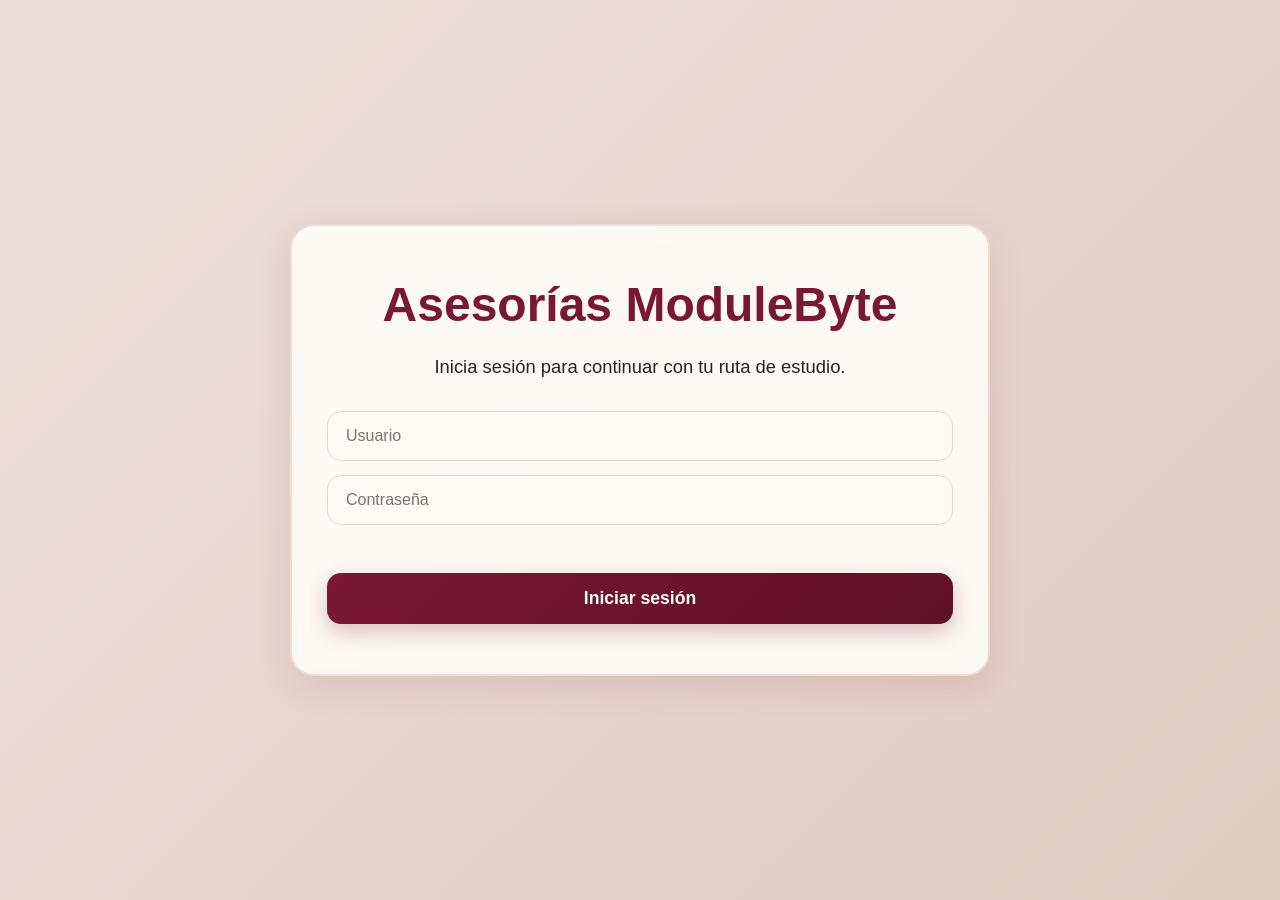
<file: index.html>
<!-- Comentario para guardar en github -->
<!DOCTYPE html>
<html lang="es">
<head>
  <meta charset="UTF-8">
  <meta name="viewport" content="width=device-width, initial-scale=1.0">
  <title>Prepárate UANL</title>
  <link rel="stylesheet" href="css/styles.css">
</head>
<body class="inicio-body">

  <div class="overlay"></div>

  <main class="inicio-container">
    <div class="logo-box">
      <h1>Asesorías ModuleByte</h1>
      <p class="subtitulo">
        Inicia sesión para continuar con tu ruta de estudio.
      </p>

      <form class="login-form" onsubmit="iniciarSesion(event)">
        <input type="text" id="usuario" placeholder="Usuario" required>
        <input type="password" id="password" placeholder="Contraseña" required>

        <p id="mensajeLogin" class="mensaje-login"></p>

        <button class="btn-iniciar" type="submit">Iniciar sesión</button>
      </form>
    </div>
  </main>

  <script>
    function iniciarSesion(event) {
      event.preventDefault();

      const usuario = document.getElementById("usuario").value;
      const password = document.getElementById("password").value;
      const mensaje = document.getElementById("mensajeLogin");

      if (usuario === "admin" && password === "1234") {
        localStorage.setItem("usuarioActivo", usuario);
        window.location.href = "dashboard.html";
      } else {
        mensaje.innerText = "Usuario o contraseña incorrectos.";
      }
    }
  </script>

</body>
</html>
</file>
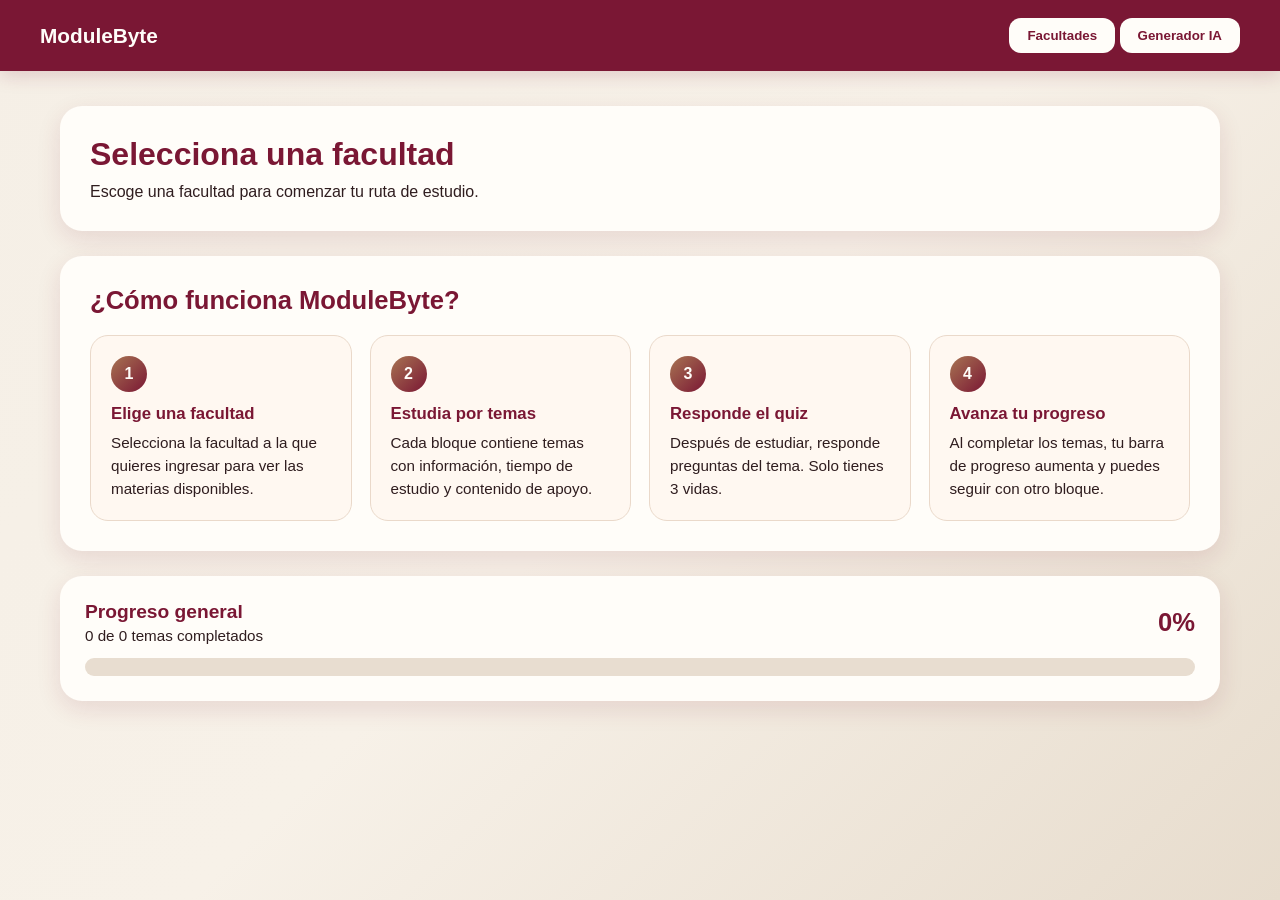
<file: dashboard.html>
<!-- Comentario para guardar en github -->
<!DOCTYPE html>
<html lang="es">
<head>
  <meta charset="UTF-8">
  <meta name="viewport" content="width=device-width, initial-scale=1.0">
  <title>Dashboard | Asesorías ModuleByte</title>
  <link rel="stylesheet" href="css/styles.css">
</head>
<body class="dashboard-body">

  <header class="topbar">
  <div class="logo-mini" onclick="window.location.href='dashboard.html'">ModuleByte</div>

  <nav class="nav">
    <div class="menu">
      <button class="menu-btn" onclick="toggleDropdown()">Facultades</button>
      <button class="menu-btn" onclick="window.location.href='generador.html'">
  Generador IA
</button>

      <div class="dropdown" id="dropdownFacultades">
        <p onclick="seleccionarFacultad('general')">Examen General</p>
        <p onclick="seleccionarFacultad('fcfm')">FCFM</p>
        <p onclick="seleccionarFacultad('fime')">FIME</p>
      </div>
    </div>
  </nav>
</header>
  <main class="dashboard-container">
    <section class="bienvenida-panel">
      <h1 id="titulo-facultad">Selecciona una facultad</h1>
      <p>Escoge una facultad para comenzar tu ruta de estudio.</p>
    </section>
<section class="instrucciones-panel">
  <h2>¿Cómo funciona ModuleByte?</h2>

  <div class="instrucciones-grid">
    <div class="instruccion-card">
      <span>1</span>
      <h3>Elige una facultad</h3>
      <p>Selecciona la facultad a la que quieres ingresar para ver las materias disponibles.</p>
    </div>

    <div class="instruccion-card">
      <span>2</span>
      <h3>Estudia por temas</h3>
      <p>Cada bloque contiene temas con información, tiempo de estudio y contenido de apoyo.</p>
    </div>

    <div class="instruccion-card">
      <span>3</span>
      <h3>Responde el quiz</h3>
      <p>Después de estudiar, responde preguntas del tema. Solo tienes 3 vidas.</p>
    </div>

    <div class="instruccion-card">
      <span>4</span>
      <h3>Avanza tu progreso</h3>
      <p>Al completar los temas, tu barra de progreso aumenta y puedes seguir con otro bloque.</p>
    </div>
  </div>
</section>
    <section class="progreso-panel">

  <div class="progreso-header">
    <div>
      <h3>Progreso general</h3>
      <p id="progreso-texto">0 de 0 temas completados</p>
    </div>

    <div class="porcentaje-grande" id="progreso-porcentaje">0%</div>
  </div>

  <div class="barra-progreso">
    <div class="barra-relleno" id="barra-relleno"></div>
  </div>

</section>
<section class="simulador-panel oculto" id="simuladorPanel">
  <h2>¡Preparación completada!</h2>
  <p>Ya terminaste los temas de esta ruta. Ahora puedes practicar con el simulador oficial.</p>

  <a 
    href="https://exani.com.mx/simuladores/#google_vignette" 
    target="_blank" 
    class="btn-simulador">
    Ir al simulador oficial
  </a>
</section>

    <section id="materias" class="materias-grid"></section>
  </main>

 <script src="js/data.js"></script>
<script>
  function toggleDropdown() {
    document.getElementById("dropdownFacultades").classList.toggle("show");
  }

  function seleccionarFacultad(facultad) {
    document.getElementById("dropdownFacultades").classList.remove("show");
    cargarFacultad(facultad);
  }

  function cargarFacultad(facultad) {
  const contenedor = document.getElementById("materias");
  const titulo = document.getElementById("titulo-facultad");
  const barra = document.getElementById("barra-relleno");
  const porcentaje = document.getElementById("progreso-porcentaje");
  const texto = document.getElementById("progreso-texto");

  const progresoMateria = JSON.parse(localStorage.getItem("progresoMateria")) || {};
  const materiasFacultad = data[facultad] || [];

  contenedor.innerHTML = "";
  titulo.textContent = "Facultad: " + facultad.toUpperCase();

  let totalTemas = 0;
  let temasCompletados = 0;
  let bloqueAnteriorCompleto = true;

  materiasFacultad.forEach((m, index) => {
    const temas = m.temas || [];
    totalTemas += temas.length;

    const guardado = progresoMateria[m.id];
    const completados = guardado?.temasEstudiados || [];

    temasCompletados += completados.length;

    const estaCompleta = completados.length === temas.length && temas.length > 0;
    const bloqueado = index !== 0 && !bloqueAnteriorCompleto;

    contenedor.innerHTML += `
      <div 
        class="materia-card ${estaCompleta ? 'materia-completada' : ''} ${bloqueado ? 'materia-bloqueada' : ''}" 
        onclick="${bloqueado ? `alert('Completa el bloque anterior para desbloquear este bloque.')` : `abrirMateria('${m.id}')`}"
      >
        <div class="materia-numero">
          Bloque ${index + 1} ${bloqueado ? '🔒' : estaCompleta ? '✅' : '🔓'}
        </div>

        <h3>${m.nombre}</h3>

        <p>
          ${bloqueado 
            ? 'Este bloque está bloqueado. Completa el anterior para continuar.' 
            : `${completados.length} de ${temas.length} temas completados`}
        </p>
      </div>
    `;

    bloqueAnteriorCompleto = estaCompleta;
  });

  const progreso = totalTemas
    ? Math.round((temasCompletados / totalTemas) * 100)
    : 0;

  barra.style.width = progreso + "%";
  porcentaje.textContent = progreso + "%";
  texto.textContent = `${temasCompletados} de ${totalTemas} temas completados`;
  const simuladorPanel = document.getElementById("simuladorPanel");

if (totalTemas > 0 && temasCompletados === totalTemas) {
  simuladorPanel.classList.remove("oculto");
} else {
  simuladorPanel.classList.add("oculto");
}
}

  function abrirMateria(id) {
    localStorage.setItem("materia", id);
    window.location.href = "materia.html";
  }

  window.addEventListener("click", function(e) {
    const menu = document.querySelector(".menu");
    const dropdown = document.getElementById("dropdownFacultades");

    if (!menu.contains(e.target)) {
      dropdown.classList.remove("show");
    }
  });
</script>

</body>
</html>
</file>
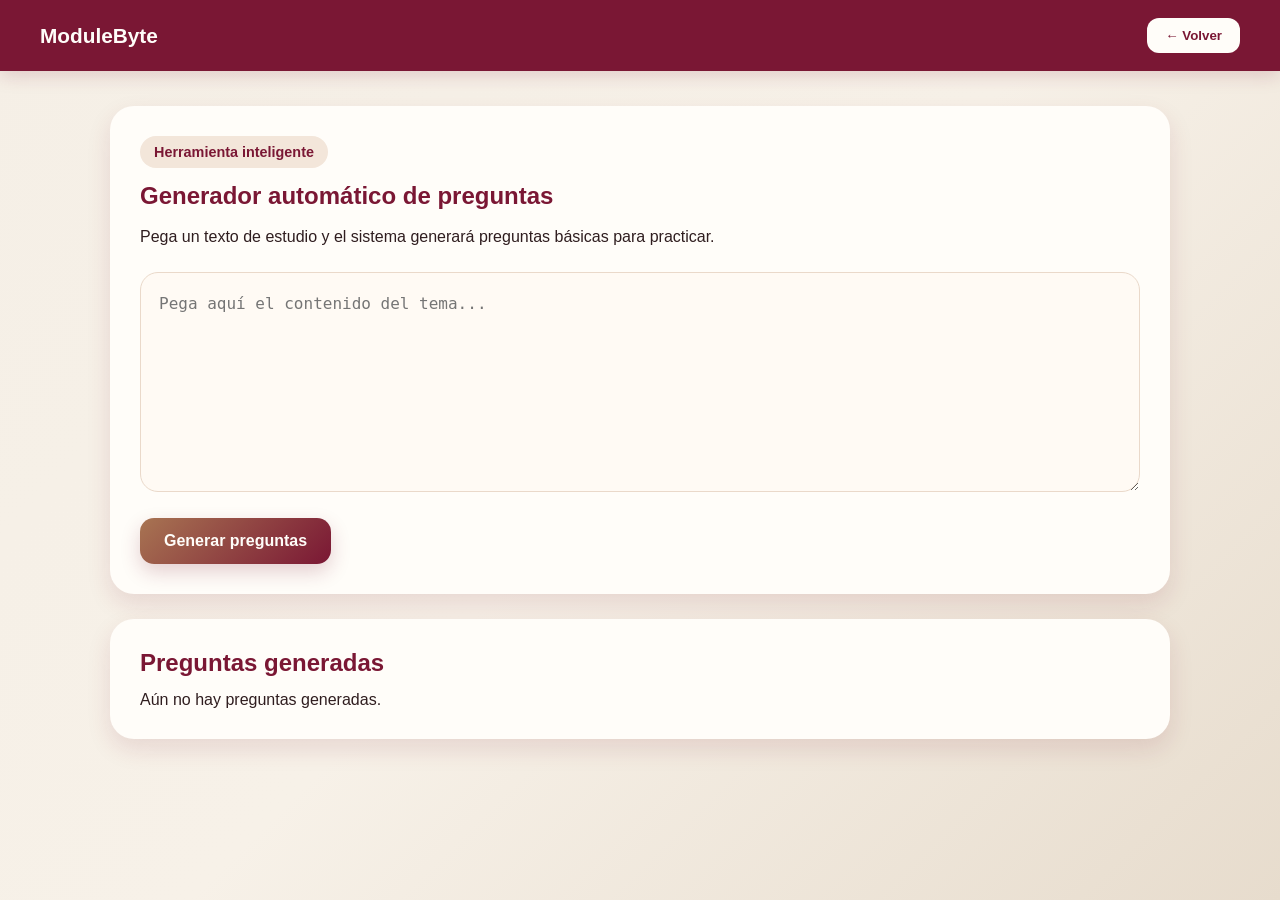
<file: generador.html>
<!DOCTYPE html>
<html lang="es">
<head>
  <meta charset="UTF-8">
  <meta name="viewport" content="width=device-width, initial-scale=1.0">
  <title>Generador de Preguntas | ModuleByte</title>
  <link rel="stylesheet" href="css/styles.css">
</head>
<body class="generador-body">

  <header class="materia-topbar">
    <div class="logo-mini" id="logoInicio" onclick="window.location.href='dashboard.html'">
  ModuleByte
    </div>
    <button class="btn-volver" onclick="window.location.href='dashboard.html'">← Volver</button>
  </header>

  <main class="generador-container">
    <section class="generador-card">
      <p class="seccion-label">Herramienta inteligente</p>
      <h1>Generador automático de preguntas</h1>
      <p class="materia-descripcion">
        Pega un texto de estudio y el sistema generará preguntas básicas para practicar.
      </p>

      <textarea id="textoBase" placeholder="Pega aquí el contenido del tema..."></textarea>

      <button class="btn-principal" onclick="generarPreguntas()">Generar preguntas</button>
    </section>

    <section class="generador-card">
      <h2>Preguntas generadas</h2>
      <div id="preguntasGeneradas" class="preguntas-generadas">
        Aún no hay preguntas generadas.
      </div>
    </section>
  </main>

  <script>
    function generarPreguntas() {
      const texto = document.getElementById("textoBase").value.trim();
      const contenedor = document.getElementById("preguntasGeneradas");

      if (texto.length < 40) {
        contenedor.innerHTML = "<p>Escribe un texto más largo para generar preguntas.</p>";
        return;
      }

      const oraciones = texto
        .split(/[.!?]/)
        .map(o => o.trim())
        .filter(o => o.length > 25);

      if (oraciones.length === 0) {
        contenedor.innerHTML = "<p>No se encontraron suficientes ideas para generar preguntas.</p>";
        return;
      }

      const preguntas = oraciones.slice(0, 8).map((oracion, index) => {
        const palabras = oracion.split(" ").filter(p => p.length > 4);
        const palabraClave = palabras[0] || "el tema";

        return `
          <div class="pregunta-auto">
            <h3>Pregunta ${index + 1}</h3>
            <p>¿Qué se menciona sobre <strong>${palabraClave}</strong>?</p>
            <ul>
              <li>${oracion}</li>
              <li>No se relaciona con el texto</li>
              <li>Es una idea contraria al contenido</li>
            </ul>
            <small>Respuesta sugerida: opción 1</small>
          </div>
        `;
      });

      contenedor.innerHTML = preguntas.join("");
    }
  </script>

</body>
</html>
</file>
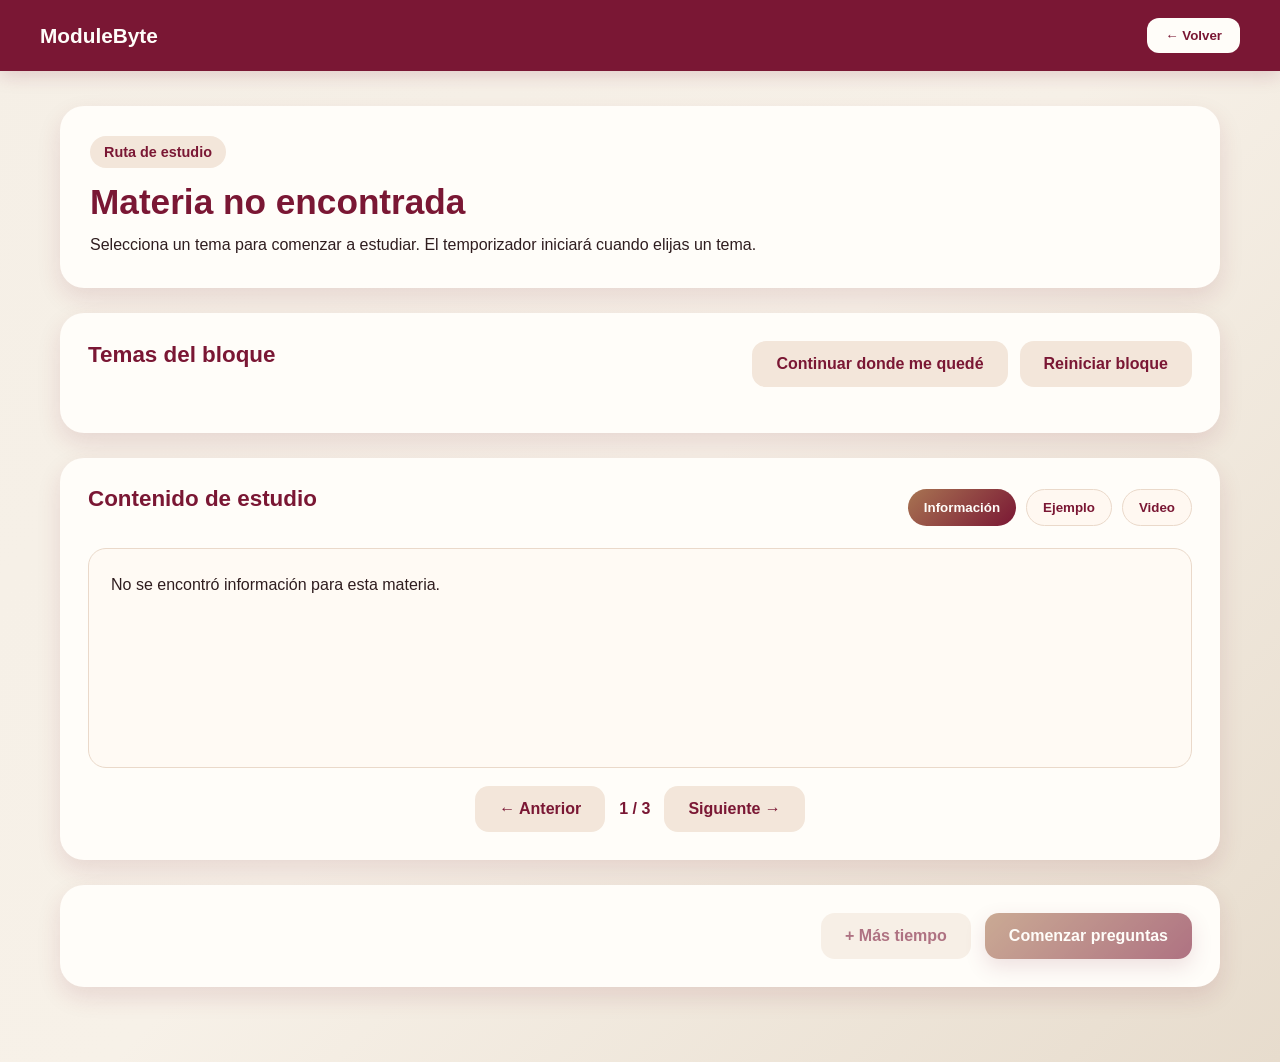
<file: materia.html>
<!-- Comentario para guardar en github -->
<!DOCTYPE html>
<html lang="es">
<head>
  <meta charset="UTF-8">
  <meta name="viewport" content="width=device-width, initial-scale=1.0">
  <title>Estudio | Asesorías ModuleByte</title>
  <link rel="stylesheet" href="css/styles.css">
</head>
<body class="materia-body">

  <header class="materia-topbar">
    <div class="logo-mini" id="logoInicio" onclick="window.location.href='dashboard.html'">
    ModuleByte
    </div>
    <button class="btn-volver" onclick="volverDashboard()">← Volver</button>
  </header>

  <main class="materia-container">

    <section class="materia-header-card">
      <div>
        <p class="seccion-label">Ruta de estudio</p>
        <h1 id="nombreMateria">Materia</h1>
        <p class="materia-descripcion">
          Selecciona un tema para comenzar a estudiar. El temporizador iniciará cuando elijas un tema.
        </p>
      </div>

      <div class="timer-box oculto" id="timerBox">
        <span class="timer-label">Tiempo restante</span>
        <div class="timer-circle">
          <span id="timer">0</span>
          <small>s</small>
        </div>
      </div>
    </section>

    <section class="temas-panel">
      <div class="temas-header">
        <h2>Temas del bloque</h2>
        <div class="acciones-bloque">
          <button class="btn-secundario" onclick="continuarTema()">Continuar donde me quedé</button>
          <button class="btn-secundario" onclick="reiniciarBloque()">Reiniciar bloque</button>
        </div>
      </div>

      <div id="temasGrid" class="temas-grid"></div>
    </section>

    <section class="contenido-panel">
  <div class="contenido-header">
    <h2 id="tituloTemaActual">Contenido de estudio</h2>

    <div class="tabs-contenido">
      <button class="tab-btn activo" id="tabInfo" onclick="cambiarPestana(0)">Información</button>
      <button class="tab-btn" id="tabEjemplo" onclick="cambiarPestana(1)">Ejemplo</button>
      <button class="tab-btn" id="tabVideo" onclick="cambiarPestana(2)">Video</button>
    </div>
  </div>

  <div id="contenido" class="contenido-box">
    Selecciona un tema para comenzar.
  </div>

  <div class="navegacion-contenido">
    <button class="btn-secundario" onclick="pestanaAnterior()">← Anterior</button>
    <span id="pestanaIndicador">1 / 3</span>
    <button class="btn-secundario" onclick="pestanaSiguiente()">Siguiente →</button>
  </div>
</section>

    <section class="acciones-panel">
      <button class="btn-secundario" onclick="agregarTiempo()" id="btnMasTiempo" disabled>+ Más tiempo</button>
      <button class="btn-principal" onclick="comenzarQuiz()" id="btnQuiz" disabled>Comenzar preguntas</button>
    </section>

  </main>

  <script src="js/data.js"></script>
<script>
  const id = localStorage.getItem("materia");
  const materia = buscarMateria(id);

  const nombreMateria = document.getElementById("nombreMateria");
  const contenido = document.getElementById("contenido");
  const temasGrid = document.getElementById("temasGrid");
  const timer = document.getElementById("timer");
  const timerBox = document.getElementById("timerBox");
  const tituloTemaActual = document.getElementById("tituloTemaActual");
  const btnMasTiempo = document.getElementById("btnMasTiempo");
  const btnQuiz = document.getElementById("btnQuiz");

  let tiempo = 0;
let intervalo = null;
let temaActual = null;
let pestanaActual = 0;
let temporizadorPausado = false;

  const progresoMateria = JSON.parse(localStorage.getItem("progresoMateria")) || {};

  if (materia) {
    nombreMateria.innerText = materia.nombre;
    renderTemas();
    marcarTemasCompletados();
  } else {
    nombreMateria.innerText = "Materia no encontrada";
    contenido.innerText = "No se encontró información para esta materia.";
  }

  function buscarMateria(id) {
    for (let f in data) {
      const m = data[f].find(x => x.id === id);
      if (m) return m;
    }
  }

  function renderTemas() {
    temasGrid.innerHTML = "";

    materia.temas.forEach((tema, index) => {
      temasGrid.innerHTML += `
        <button class="tema-item-btn" id="temaBtn${index}" onclick="seleccionarTema(${index})">
          ${tema.titulo}
        </button>
      `;
    });
  }

  function seleccionarTema(index) {
    clearInterval(intervalo);
    limpiarTemaActivo();

    temaActual = index;
    const tema = materia.temas[index];

    localStorage.setItem("temaActual", index);

    document.getElementById(`temaBtn${index}`).classList.add("activo");
    tituloTemaActual.innerText = tema.titulo;
    pestanaActual = 0;
    mostrarContenidoTema();

    tiempo = tema.tiempo || 30;
    timer.innerText = tiempo;
    timerBox.classList.remove("oculto");

    btnMasTiempo.disabled = false;
    btnQuiz.disabled = false;

    guardarProgresoMateria();
    iniciarTemporizador();
  }

  function iniciarTemporizador() {
    clearInterval(intervalo);

    intervalo = setInterval(() => {
      tiempo--;
      timer.innerText = tiempo;

      guardarProgresoMateria();

     if (tiempo <= 0) {
  clearInterval(intervalo);
  marcarTemaComoEstudiado(temaActual);

  const iniciar = confirm("Terminaste este tema. ¿Quieres comenzar las preguntas?");

  if (iniciar) {
      localStorage.setItem("temaActual", temaActual);
      window.location.href = "quiz.html";
    }
      else 
    {
      agregarTiempoExtraAutomatico();
    }
  }
  }, 1000);
}

  function agregarTiempo() {
    if (temaActual === null) return;
    tiempo += 15;
    timer.innerText = tiempo;
    guardarProgresoMateria();
  }

  function agregarTiempoExtraAutomatico() {
   tiempo += 120; // 2 minutos
    timer.innerText = tiempo;

   guardarProgresoMateria();
    iniciarTemporizador();

   alert("Se agregaron 2 minutos extra para seguir estudiando.");
}

  function comenzarQuiz() {
    if (temaActual === null) {
      alert("Primero selecciona un tema.");
      return;
    }

    localStorage.setItem("temaActual", temaActual);

    const confirmar = confirm("¿Seguro que quieres comenzar las preguntas de este tema?");
    if (confirmar) {
      window.location.href = "quiz.html";
    }
  }

  function guardarProgresoMateria() {
    progresoMateria[id] = {
      temaActual: temaActual,
      tiempoRestante: tiempo,
      temasEstudiados: progresoMateria[id]?.temasEstudiados || []
    };

    localStorage.setItem("progresoMateria", JSON.stringify(progresoMateria));
  }

  function continuarTema() {
    const guardado = progresoMateria[id];

    if (!guardado || guardado.temaActual === null || guardado.temaActual === undefined) {
      alert("No hay progreso guardado en esta materia.");
      return;
    }

    clearInterval(intervalo);
    limpiarTemaActivo();

    temaActual = guardado.temaActual;
    const tema = materia.temas[temaActual];

    localStorage.setItem("temaActual", temaActual);

    tiempo = guardado.tiempoRestante ?? (tema.tiempo || 30);

    document.getElementById(`temaBtn${temaActual}`).classList.add("activo");
    tituloTemaActual.innerText = tema.titulo;
    pestanaActual = 0;
    mostrarContenidoTema();

    timer.innerText = tiempo;
    timerBox.classList.remove("oculto");

    btnMasTiempo.disabled = false;
    btnQuiz.disabled = false;

    iniciarTemporizador();
  }

  function reiniciarBloque() {
    const confirmar = confirm("¿Seguro que quieres reiniciar todo este bloque?");
    if (!confirmar) return;

    clearInterval(intervalo);
    temaActual = null;
    tiempo = 0;

    progresoMateria[id] = {
      temaActual: null,
      tiempoRestante: 0,
      temasEstudiados: []
    };

    localStorage.setItem("progresoMateria", JSON.stringify(progresoMateria));
    localStorage.removeItem("temaActual");

    limpiarTemaActivo();
    contenido.innerText = "Selecciona un tema para comenzar.";
    tituloTemaActual.innerText = "Contenido de estudio";
    timer.innerText = 0;
    timerBox.classList.add("oculto");
    btnMasTiempo.disabled = true;
    btnQuiz.disabled = true;

    const botones = document.querySelectorAll(".tema-item-btn");
    botones.forEach(btn => btn.classList.remove("completado"));
  }

  function marcarTemaComoEstudiado(index) {
    if (index === null) return;

    if (!progresoMateria[id]) {
      progresoMateria[id] = {
        temaActual: null,
        tiempoRestante: 0,
        temasEstudiados: []
      };
    }

    if (!progresoMateria[id].temasEstudiados.includes(index)) {
      progresoMateria[id].temasEstudiados.push(index);
    }

    localStorage.setItem("progresoMateria", JSON.stringify(progresoMateria));
    marcarTemasCompletados();
  }

  function marcarTemasCompletados() {
    const guardado = progresoMateria[id];
    const temasEstudiados = guardado?.temasEstudiados || [];

    materia.temas.forEach((tema, index) => {
      const btn = document.getElementById(`temaBtn${index}`);
      if (btn && temasEstudiados.includes(index)) {
        btn.classList.add("completado");
      }
    });
  }

  function limpiarTemaActivo() {
    const botones = document.querySelectorAll(".tema-item-btn");
    botones.forEach(btn => btn.classList.remove("activo"));
  }
  function mostrarContenidoTema() {
  if (temaActual === null) {
    contenido.innerText = "Selecciona un tema para comenzar.";
    return;
  }

  const tema = materia.temas[temaActual];

  const contenidoTema = tema.contenido;

  actualizarTabs();

  if (typeof contenidoTema === "string") {
    contenido.innerText = contenidoTema;
    return;
  }

  if (pestanaActual === 0) {
    contenido.innerText = contenidoTema.informacion || "No hay información disponible.";
  }

  if (pestanaActual === 1) {
    contenido.innerText = contenidoTema.ejemplo || "No hay ejemplo disponible.";
  }

  if (pestanaActual === 2) {
  if (contenidoTema.video) {
    contenido.innerHTML = `
      <div class="video-link-box">
        <div class="video-icono">▶</div>

        <h3>Video de apoyo</h3>

        <p>
          Para evitar errores de reproducción, el video se abrirá directamente en YouTube.
        </p>

        <a 
  href="${contenidoTema.video}" 
  target="_blank" 
  class="btn-video-youtube"
  onclick="pausarTemporizador()">
  Ver video en YouTube
</a>

<button class="btn-secundario" onclick="reanudarTemporizador()" style="margin-left: 10px;">
  Reanudar tiempo
</button>
      </div>
    `;
  } else {
    contenido.innerText = "No hay video disponible para este tema.";
  }
}
}

function cambiarPestana(numero) {
  if (temaActual === null) {
    alert("Primero selecciona un tema.");
    return;
  }

  pestanaActual = numero;
  mostrarContenidoTema();

  if (pestanaActual === 2) {
    pausarTemporizador();
  } else {
    reanudarTemporizador();
  }
}

function pestanaAnterior() {
  if (temaActual === null) return;

  pestanaActual--;

  if (pestanaActual < 0) {
    pestanaActual = 2;
  }

  mostrarContenidoTema();
}

function pestanaSiguiente() {
  if (temaActual === null) return;

  pestanaActual++;

  if (pestanaActual > 2) {
    pestanaActual = 0;
  }

  mostrarContenidoTema();
}

function actualizarTabs() {
  const tabs = document.querySelectorAll(".tab-btn");
  const indicador = document.getElementById("pestanaIndicador");

  tabs.forEach(tab => tab.classList.remove("activo"));

  if (pestanaActual === 0) document.getElementById("tabInfo").classList.add("activo");
  if (pestanaActual === 1) document.getElementById("tabEjemplo").classList.add("activo");
  if (pestanaActual === 2) document.getElementById("tabVideo").classList.add("activo");

  indicador.innerText = `${pestanaActual + 1} / 3`;
}
function pausarTemporizador() {
  clearInterval(intervalo);
  temporizadorPausado = true;
}

function reanudarTemporizador() {
  if (temaActual === null || tiempo <= 0) return;

  clearInterval(intervalo);
  temporizadorPausado = false;
  iniciarTemporizador();
}

  function volverDashboard() {
    window.location.href = "dashboard.html";
  }
</script>

</body>
</html>
</file>
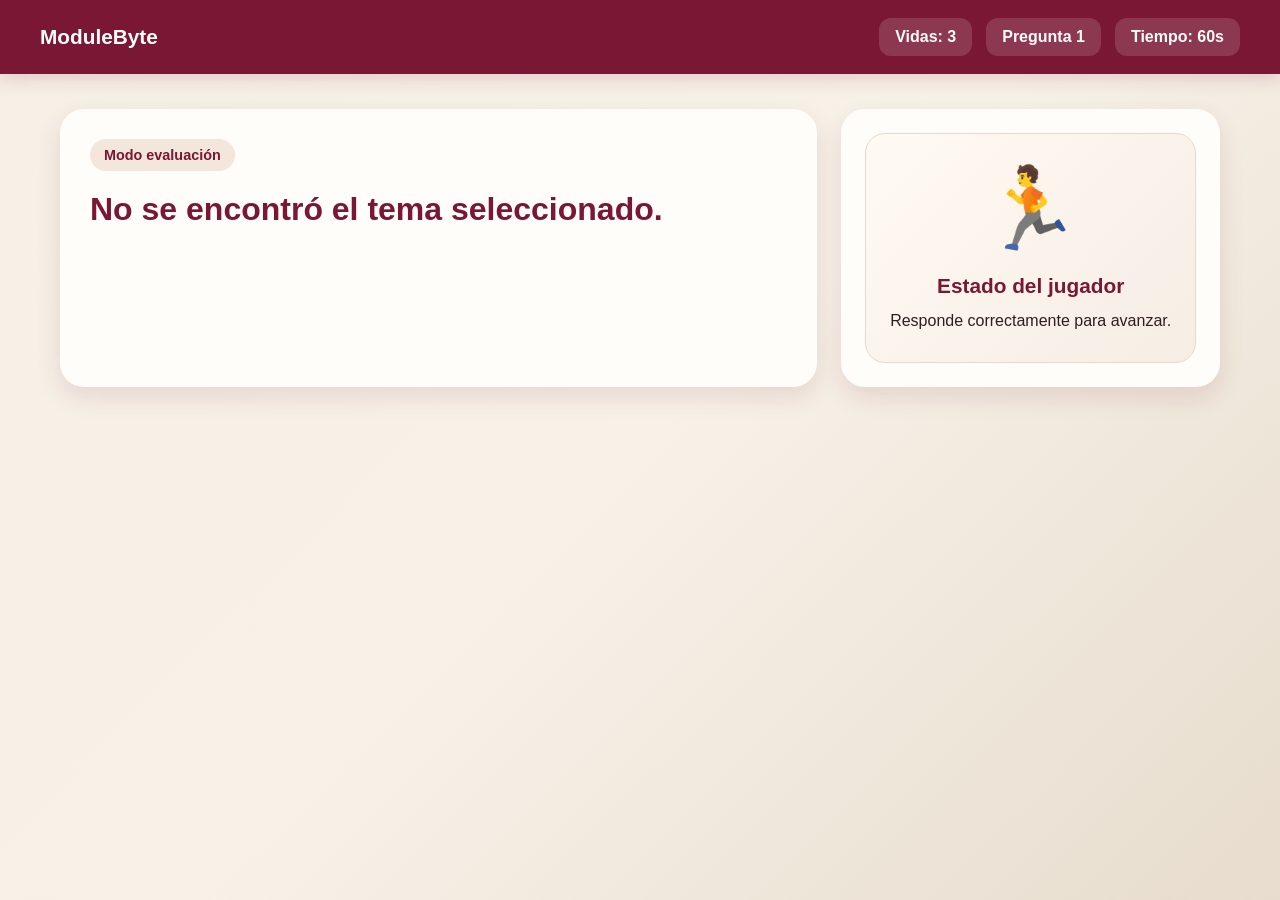
<file: quiz.html>
<!-- Comentario para guardar en github -->
<!DOCTYPE html>
<html lang="es">
<head>
  <meta charset="UTF-8">
  <meta name="viewport" content="width=device-width, initial-scale=1.0">
  <title>Quiz | Asesorías ModuleByte</title>
  <link rel="stylesheet" href="css/styles.css">
</head>
<body class="quiz-body">
  <div id="efectoRespuesta" class="efecto-respuesta"></div>

  <header class="quiz-topbar">
     <div class="logo-mini" id="logoInicio" onclick="confirmarSalidaQuiz()">
      ModuleByte
     </div>

    <div class="quiz-info">
      <div class="vidas-box">
        Vidas: <span id="vidas">3</span>
      </div>
      <div class="pregunta-numero">
        Pregunta <span id="contadorPregunta">1</span>
      </div>
      <div class="pregunta-numero">
        Tiempo: <span id="timerPregunta">60</span>s
      </div>
    </div>
  </header>

  <main class="quiz-container">
    <section class="quiz-panel">
      <div class="quiz-card">
        <p class="quiz-label">Modo evaluación</p>
        <h2 id="pregunta">Aquí aparecerá la pregunta</h2>
        <div id="opciones" class="opciones-grid"></div>
      </div>
    </section>

    <aside class="animacion-panel">
      <div class="personaje-box">
       <div class="personaje" id="personaje">🏃</div>
        <h3>Estado del jugador</h3>
        <p id="estadoJugador">Responde correctamente para avanzar.</p>
    </aside>
  </main>
  <script src="js/data.js"></script>
  <script src="js/quiz.js"></script>
</body>
</html>
</file>
<file: css/styles.css>
/* ===== Comentario para guardar en Git hub===== */
:root {
  --vino: #7a1734;
  --vino-oscuro: #5e1027;
  --beige: #f5efe6;
  --beige-oscuro: #e7dccd;
  --cafe: #a87452;
  --cafe-oscuro: #8b5e3c;
  --texto: #2f1d1f;
  --blanco: #fffdf9;
  --sombra: rgba(122, 23, 52, 0.12);
}

* {
  margin: 0;
  padding: 0;
  box-sizing: border-box;
}

body {
  font-family: 'Segoe UI', Tahoma, Geneva, Verdana, sans-serif;
}

/* ===== INDEX ===== */
.inicio-body {
  min-height: 100vh;
  background: linear-gradient(135deg, var(--beige), #f0e7db, var(--beige-oscuro));
  display: flex;
  justify-content: center;
  align-items: center;
  position: relative;
  overflow: hidden;
}

.overlay {
  position: absolute;
  inset: 0;
  background: rgba(122, 23, 52, 0.08);
}

.inicio-container {
  position: relative;
  z-index: 2;
  width: 100%;
  display: flex;
  justify-content: center;
  align-items: center;
  padding: 20px;
}

.logo-box {
  background: rgba(255, 253, 249, 0.88);
  backdrop-filter: blur(8px);
  border: 2px solid rgba(122, 23, 52, 0.12);
  padding: 50px 35px;
  border-radius: 24px;
  text-align: center;
  max-width: 700px;
  width: 100%;
  box-shadow: 0 10px 35px rgba(122, 23, 52, 0.12);
  animation: aparecer 1s ease;
}

.logo-box h1 {
  font-size: 3rem;
  color: var(--vino);
  margin-bottom: 18px;
  line-height: 1.2;
}

.subtitulo {
  font-size: 1.15rem;
  color: var(--texto);
  margin-bottom: 30px;
  line-height: 1.6;
}

.btn-iniciar {
  background: linear-gradient(135deg, var(--vino), var(--vino-oscuro));
  color: var(--blanco);
  border: none;
  padding: 15px 40px;
  font-size: 1.1rem;
  font-weight: bold;
  border-radius: 14px;
  cursor: pointer;
  transition: all 0.3s ease;
  box-shadow: 0 8px 20px rgba(122, 23, 52, 0.25);
}

.btn-iniciar:hover {
  transform: translateY(-3px) scale(1.03);
  box-shadow: 0 12px 25px rgba(122, 23, 52, 0.35);
}

.btn-iniciar:active {
  transform: scale(0.98);
}

@keyframes aparecer {
  from {
    opacity: 0;
    transform: translateY(30px);
  }
  to {
    opacity: 1;
    transform: translateY(0);
  }
}
.login-form {
  display: flex;
  flex-direction: column;
  gap: 14px;
  margin-top: 10px;
}

.login-form input {
  width: 100%;
  padding: 15px 18px;
  border-radius: 14px;
  border: 1px solid #ead9ca;
  background: #fffaf4;
  color: var(--texto);
  font-size: 1rem;
  outline: none;
}

.login-form input:focus {
  border-color: var(--vino);
  box-shadow: 0 0 0 3px rgba(122, 23, 52, 0.12);
}

.mensaje-login {
  min-height: 20px;
  color: var(--vino);
  font-weight: bold;
  font-size: 0.95rem;
}
/* ===== DASHBOARD ===== */
/* ===== INSTRUCCIONES DASHBOARD ===== */
.instrucciones-panel {
  background: var(--blanco);
  border-radius: 22px;
  padding: 30px;
  box-shadow: 0 8px 24px var(--sombra);
  margin-bottom: 25px;
}

.instrucciones-panel h2 {
  color: var(--vino);
  font-size: 1.6rem;
  margin-bottom: 20px;
}

.instrucciones-grid {
  display: grid;
  grid-template-columns: repeat(auto-fit, minmax(210px, 1fr));
  gap: 18px;
}

.instruccion-card {
  background: #fff8f1;
  border: 1px solid #ead9ca;
  border-radius: 18px;
  padding: 20px;
  transition: 0.3s ease;
}

.instruccion-card:hover {
  transform: translateY(-4px);
  box-shadow: 0 10px 22px rgba(122, 23, 52, 0.1);
}

.instruccion-card span {
  display: inline-flex;
  width: 36px;
  height: 36px;
  background: linear-gradient(135deg, var(--cafe), var(--vino));
  color: var(--blanco);
  border-radius: 50%;
  align-items: center;
  justify-content: center;
  font-weight: bold;
  margin-bottom: 12px;
}

.instruccion-card h3 {
  color: var(--vino);
  margin-bottom: 8px;
  font-size: 1.05rem;
}

.instruccion-card p {
  color: var(--texto);
  line-height: 1.5;
  font-size: 0.95rem;
}
.dashboard-body {
  min-height: 100vh;
  background: linear-gradient(135deg, var(--beige), #f7f1e8, var(--beige-oscuro));
  color: var(--texto);
}
.progreso-header {
  display: flex;
  justify-content: space-between;
  align-items: center;
  margin-bottom: 14px;
  flex-wrap: wrap;
}

.progreso-header h3 {
  color: var(--vino);
  font-size: 1.2rem;
  margin-bottom: 4px;
}

.progreso-header p {
  color: var(--texto);
  font-size: 0.95rem;
}

.porcentaje-grande {
  font-size: 1.6rem;
  font-weight: bold;
  color: var(--vino);
}

.barra-progreso {
  width: 100%;
  height: 20px;
  background: #e8ddd0;
  border-radius: 999px;
  overflow: hidden;
}

.barra-relleno {
  width: 0%;
  height: 100%;
  background: linear-gradient(90deg, var(--cafe), var(--vino));
  border-radius: 999px;
  transition: width 0.6s ease;
}
.topbar {
  width: 100%;
  background: var(--vino);
  color: var(--blanco);
  display: flex;
  justify-content: space-between;
  align-items: center;
  padding: 18px 40px;
  box-shadow: 0 4px 18px rgba(122, 23, 52, 0.18);
}

.logo-mini {
  font-size: 1.3rem;
  font-weight: bold;
  color: var(--blanco);
  cursor: pointer;
  transition: 0.3s ease;
}

.logo-mini:hover {
  transform: scale(1.05);
  opacity: 0.9;
}

.nav {
  display: flex;
  align-items: center;
}

.menu {
  position: relative;
}

.menu-btn {
  background: var(--blanco);
  color: var(--vino);
  border: none;
  padding: 10px 18px;
  border-radius: 12px;
  font-weight: bold;
  cursor: pointer;
  transition: 0.3s ease;
}

.menu-btn:hover {
  transform: translateY(-2px);
}

.dropdown {
  display: none;
  position: absolute;
  top: 55px;
  right: 0;
  min-width: 180px;
  background: var(--blanco);
  border-radius: 14px;
  box-shadow: 0 10px 24px rgba(122, 23, 52, 0.15);
  overflow: hidden;
  z-index: 999;
}

.dropdown.show {
  display: block;
}

.dropdown p {
  margin: 0;
  padding: 14px 16px;
  cursor: pointer;
  transition: background 0.3s ease;
  color: var(--vino);
  font-weight: 600;
}

.dropdown p:hover {
  background: var(--beige);
}

.dashboard-container {
  max-width: 1200px;
  margin: 0 auto;
  padding: 35px 20px 50px;
}

.bienvenida-panel {
  background: var(--blanco);
  border-radius: 22px;
  padding: 30px;
  box-shadow: 0 8px 24px var(--sombra);
  margin-bottom: 25px;
}

.bienvenida-panel h1 {
  font-size: 2rem;
  margin-bottom: 10px;
  color: var(--vino);
}

.bienvenida-panel p {
  color: var(--texto);
  font-size: 1rem;
}

.progreso-panel {
  background: var(--blanco);
  border-radius: 22px;
  padding: 25px;
  box-shadow: 0 8px 24px var(--sombra);
  margin-bottom: 30px;
}

.progreso-texto {
  display: flex;
  justify-content: space-between;
  margin-bottom: 12px;
  font-weight: 600;
}

.barra-progreso {
  width: 100%;
  height: 18px;
  background: #e8ddd0;
  border-radius: 999px;
  overflow: hidden;
}

.barra-relleno {
  width: 0%;
  height: 100%;
  background: linear-gradient(90deg, var(--cafe), var(--vino));
  border-radius: 999px;
  transition: width 0.4s ease;
}

.materias-grid {
  display: grid;
  grid-template-columns: repeat(auto-fit, minmax(240px, 1fr));
  gap: 22px;
}

.materia-card {
  background: var(--blanco);
  border-radius: 22px;
  padding: 24px;
  box-shadow: 0 10px 26px var(--sombra);
  cursor: pointer;
  transition: 0.3s ease;
  border: 1px solid transparent;
}

.materia-card:hover {
  transform: translateY(-6px);
  border-color: #d8bfae;
  box-shadow: 0 14px 30px rgba(122, 23, 52, 0.12);
}

.materia-completada {
  border: 2px solid #c8a48f;
  background: linear-gradient(135deg, #fffaf4, #f7ede3);
}

.materia-numero {
  display: inline-block;
  background: #f3e6da;
  color: var(--vino);
  font-size: 0.9rem;
  font-weight: bold;
  padding: 8px 12px;
  border-radius: 999px;
  margin-bottom: 14px;
}

.materia-card h3 {
  font-size: 1.3rem;
  margin-bottom: 10px;
  color: var(--vino);
}

.materia-card p {
  color: var(--texto);
  line-height: 1.5;
}

/* ===== MATERIA ===== */
.materia-body {
  min-height: 100vh;
  background: linear-gradient(135deg, var(--beige), #f7f1e8, var(--beige-oscuro));
  color: var(--texto);
}

.materia-topbar {
  width: 100%;
  background: var(--vino);
  color: var(--blanco);
  display: flex;
  justify-content: space-between;
  align-items: center;
  padding: 18px 40px;
  box-shadow: 0 4px 18px rgba(122, 23, 52, 0.18);
}

.btn-volver {
  background: var(--blanco);
  color: var(--vino);
  border: none;
  padding: 10px 18px;
  border-radius: 12px;
  font-weight: bold;
  cursor: pointer;
  transition: 0.3s ease;
}

.btn-volver:hover {
  transform: translateY(-2px);
}

.materia-container {
  max-width: 1200px;
  margin: 0 auto;
  padding: 35px 20px 50px;
}

.materia-header-card {
  background: var(--blanco);
  border-radius: 24px;
  padding: 30px;
  box-shadow: 0 10px 24px var(--sombra);
  display: flex;
  justify-content: space-between;
  align-items: center;
  gap: 20px;
  margin-bottom: 25px;
}

.seccion-label {
  display: inline-block;
  background: #f3e6da;
  color: var(--vino);
  padding: 8px 14px;
  border-radius: 999px;
  font-size: 0.9rem;
  font-weight: bold;
  margin-bottom: 14px;
}

.materia-header-card h1 {
  font-size: 2.2rem;
  color: var(--vino);
  margin-bottom: 10px;
}

.materia-descripcion {
  color: var(--texto);
  font-size: 1rem;
  line-height: 1.6;
  max-width: 700px;
}

.timer-box {
  min-width: 180px;
  text-align: center;
}

.timer-label {
  display: block;
  font-size: 0.95rem;
  color: var(--texto);
  margin-bottom: 12px;
  font-weight: 600;
}

.timer-circle {
  width: 120px;
  height: 120px;
  margin: 0 auto;
  border-radius: 50%;
  background: linear-gradient(135deg, var(--cafe), var(--vino));
  color: var(--blanco);
  display: flex;
  flex-direction: column;
  justify-content: center;
  align-items: center;
  box-shadow: 0 12px 24px rgba(122, 23, 52, 0.2);
}

.timer-circle span {
  font-size: 2rem;
  font-weight: bold;
  line-height: 1;
}

.timer-circle small {
  font-size: 1rem;
  margin-top: 4px;
}

.temas-panel,
.contenido-panel,
.acciones-panel {
  background: var(--blanco);
  border-radius: 24px;
  padding: 28px;
  box-shadow: 0 10px 24px var(--sombra);
  margin-bottom: 25px;
}

.temas-panel h2,
.contenido-panel h2 {
  color: var(--vino);
  margin-bottom: 18px;
  font-size: 1.4rem;
}

.temas-grid {
  display: flex;
  flex-wrap: wrap;
  gap: 14px;
}

.tema-item {
  background: #f8efe6;
  color: var(--texto);
  padding: 12px 18px;
  border-radius: 14px;
  font-weight: 600;
  border: 1px solid #ead9ca;
}

.tema-item.activo {
  background: linear-gradient(135deg, var(--cafe), var(--vino));
  color: var(--blanco);
  border: none;
}

.contenido-box {
  background: #fffaf4;
  border: 1px solid #ead9ca;
  border-radius: 18px;
  padding: 22px;
  min-height: 220px;
  line-height: 1.8;
  color: var(--texto);
  font-size: 1rem;
  white-space: pre-line;
}

.acciones-panel {
  display: flex;
  justify-content: flex-end;
  gap: 14px;
  flex-wrap: wrap;
}

.btn-principal,
.btn-secundario {
  border: none;
  padding: 14px 24px;
  border-radius: 14px;
  font-size: 1rem;
  font-weight: bold;
  cursor: pointer;
  transition: 0.3s ease;
}

.btn-principal {
  background: linear-gradient(135deg, var(--cafe), var(--vino));
  color: var(--blanco);
  box-shadow: 0 8px 20px rgba(122, 23, 52, 0.2);
}

.btn-principal:hover {
  transform: translateY(-2px);
}

.btn-secundario {
  background: #f3e6da;
  color: var(--vino);
}

.btn-secundario:hover {
  background: #ead7c7;
}
.temas-header {
  display: flex;
  justify-content: space-between;
  align-items: center;
  gap: 16px;
  flex-wrap: wrap;
  margin-bottom: 18px;
}

.acciones-bloque {
  display: flex;
  gap: 12px;
  flex-wrap: wrap;
}

.tema-item-btn {
  background: #f8efe6;
  color: var(--texto);
  padding: 12px 18px;
  border-radius: 14px;
  font-weight: 600;
  border: 1px solid #ead9ca;
  cursor: pointer;
  transition: 0.3s ease;
}

.tema-item-btn:hover {
  transform: translateY(-2px);
}

.tema-item-btn.activo {
  background: linear-gradient(135deg, var(--cafe), var(--vino));
  color: var(--blanco);
  border: none;
}

/* Tema terminado: verde oscuro y letras blancas */
.tema-item-btn.completado:not(.activo) {
  background: #20c068b9;
  color: white;
  border: 2px solid #16442b;
}

/* Tema seleccionado: rojo vino, aunque ya esté completado */
.tema-item-btn.activo,
.tema-item-btn.completado.activo {
  background: linear-gradient(135deg, var(--cafe), var(--vino));
  color: var(--blanco);
  border: none;
}

.oculto {
  visibility: hidden;
}

.btn-principal:disabled,
.btn-secundario:disabled {
  opacity: 0.6;
  cursor: not-allowed;
}

/* ===== QUIZ ===== */
.quiz-body {
  min-height: 100vh;
  background: linear-gradient(135deg, var(--beige), #f7f1e8, var(--beige-oscuro));
  color: var(--texto);
}

.quiz-topbar {
  width: 100%;
  background: var(--vino);
  color: var(--blanco);
  display: flex;
  justify-content: space-between;
  align-items: center;
  padding: 18px 40px;
  box-shadow: 0 4px 18px rgba(122, 23, 52, 0.18);
}

.quiz-info {
  display: flex;
  gap: 14px;
  align-items: center;
  flex-wrap: wrap;
}

.vidas-box,
.pregunta-numero {
  background: rgba(255, 255, 255, 0.14);
  padding: 10px 16px;
  border-radius: 12px;
  font-weight: bold;
}

.quiz-container {
  max-width: 1200px;
  margin: 0 auto;
  padding: 35px 20px 50px;
  display: grid;
  grid-template-columns: 2fr 1fr;
  gap: 24px;
}

.quiz-panel,
.animacion-panel {
  background: var(--blanco);
  border-radius: 24px;
  box-shadow: 0 10px 24px var(--sombra);
}

.quiz-card {
  padding: 30px;
}

.quiz-label {
  display: inline-block;
  background: #f3e6da;
  color: var(--vino);
  padding: 8px 14px;
  border-radius: 999px;
  font-size: 0.9rem;
  font-weight: bold;
  margin-bottom: 16px;
}

.quiz-card h2 {
  font-size: 2rem;
  color: var(--vino);
  margin-bottom: 24px;
  line-height: 1.4;
}

.opciones-grid {
  display: grid;
  gap: 16px;
}

.opciones-grid button {
  width: 100%;
  border: none;
  background: #fff8f1;
  color: var(--texto);
  text-align: left;
  padding: 18px 20px;
  border-radius: 16px;
  font-size: 1rem;
  font-weight: 600;
  cursor: pointer;
  border: 1px solid #ead9ca;
  transition: all 0.25s ease;
}

.opciones-grid button:hover {
  transform: translateY(-2px);
  background: #f8efe6;
  border-color: #d2b09b;
  box-shadow: 0 8px 18px rgba(122, 23, 52, 0.08);
}

.animacion-panel {
  padding: 24px;
  display: flex;
  align-items: center;
  justify-content: center;
}

.personaje-box {
  width: 100%;
  text-align: center;
  background: linear-gradient(135deg, #fffaf4, #f6ede4);
  border: 1px solid #ead9ca;
  border-radius: 20px;
  padding: 28px 20px;
}

.personaje {
  font-size: 5rem;
  margin-bottom: 18px;
  animation: correr 1s infinite alternate ease-in-out;
  transition: transform 0.3s ease;
}

.personaje-box h3 {
  font-size: 1.3rem;
  color: var(--vino);
  margin-bottom: 10px;
}

.personaje-box p {
  color: var(--texto);
  line-height: 1.6;
}

.personaje.correcto {
  animation: salto 0.5s ease;
}

.personaje.error {
  animation: golpe 0.4s ease;
}

@keyframes correr {
  from {
    transform: translateX(-5px);
  }
  to {
    transform: translateX(5px);
  }
}

@keyframes salto {
  0% { transform: translateY(0); }
  50% { transform: translateY(-18px) scale(1.08); }
  100% { transform: translateY(0); }
}

@keyframes golpe {
  0% { transform: translateX(0); }
  25% { transform: translateX(-10px); }
  50% { transform: translateX(10px); }
  75% { transform: translateX(-8px); }
  100% { transform: translateX(0); }
}

/* ===== RESPONSIVE ===== */
@media (max-width: 900px) {
  .quiz-container {
    grid-template-columns: 1fr;
  }
}

@media (max-width: 768px) {
  .topbar,
  .materia-topbar,
  .quiz-topbar {
    padding: 16px 20px;
  }

  .materia-header-card {
    flex-direction: column;
    align-items: flex-start;
  }

  .timer-box {
    width: 100%;
    text-align: left;
  }

  .timer-circle {
    margin: 0;
  }

  .acciones-panel {
    justify-content: stretch;
  }

  .btn-principal,
  .btn-secundario {
    width: 100%;
  }

  .quiz-topbar {
    flex-direction: column;
    gap: 12px;
    align-items: flex-start;
  }

  .quiz-card h2 {
    font-size: 1.5rem;
  }

  .personaje {
    font-size: 4rem;
  }
}

.materia-bloqueada {
  opacity: 0.55;
  cursor: not-allowed;
  filter: grayscale(0.4);
}

.materia-bloqueada:hover {
  transform: none;
  box-shadow: 0 10px 26px var(--sombra);
  border-color: transparent;
}
.personaje.muriendo {
  animation: morir 1.2s ease forwards;
}

@keyframes morir {
  0% {
    transform: translateY(0) rotate(0deg) scale(1);
    opacity: 1;
  }

  35% {
    transform: translateY(-10px) rotate(-10deg) scale(1.1);
    opacity: 1;
  }

  70% {
    transform: translateY(40px) rotate(70deg) scale(0.9);
    opacity: 0.8;
  }

  100% {
    transform: translateY(90px) rotate(90deg) scale(0.7);
    opacity: 0.2;
  }
}

.animacion-panel.game-over {
  background: linear-gradient(135deg, #2f1d1f, #7a1734);
  color: white;
}

.animacion-panel.game-over .personaje-box {
  background: rgba(255, 255, 255, 0.08);
  border-color: rgba(255, 255, 255, 0.18);
}

.animacion-panel.game-over h3,
.animacion-panel.game-over p {
  color: white;
}
/* ===== GENERADOR ===== */
.generador-body {
  min-height: 100vh;
  background: linear-gradient(135deg, var(--beige), #f7f1e8, var(--beige-oscuro));
  color: var(--texto);
}

.generador-container {
  max-width: 1100px;
  margin: 0 auto;
  padding: 35px 20px 50px;
  display: grid;
  gap: 25px;
}

.generador-card {
  background: var(--blanco);
  border-radius: 24px;
  padding: 30px;
  box-shadow: 0 10px 24px var(--sombra);
}

.generador-card h1,
.generador-card h2 {
  color: var(--vino);
  margin-bottom: 14px;
}

.generador-card textarea {
  width: 100%;
  min-height: 220px;
  margin: 22px 0;
  padding: 18px;
  border-radius: 18px;
  border: 1px solid #ead9ca;
  background: #fffaf4;
  color: var(--texto);
  font-size: 1rem;
  line-height: 1.6;
  resize: vertical;
  outline: none;
}

.generador-card textarea:focus {
  border-color: var(--vino);
  box-shadow: 0 0 0 3px rgba(122, 23, 52, 0.12);
}

.preguntas-generadas {
  display: grid;
  gap: 18px;
}

.pregunta-auto {
  background: #fff8f1;
  border: 1px solid #ead9ca;
  border-radius: 18px;
  padding: 20px;
}

.pregunta-auto h3 {
  color: var(--vino);
  margin-bottom: 8px;
}

.pregunta-auto p {
  margin-bottom: 10px;
}

.pregunta-auto ul {
  padding-left: 22px;
  line-height: 1.7;
}

.pregunta-auto small {
  display: inline-block;
  margin-top: 10px;
  color: var(--vino);
  font-weight: bold;
}
.simulador-panel {
  background: var(--blanco);
  border-radius: 22px;
  padding: 30px;
  box-shadow: 0 8px 24px var(--sombra);
  margin-bottom: 30px;
  text-align: center;
}

.simulador-panel h2 {
  color: var(--vino);
  margin-bottom: 10px;
}

.simulador-panel p {
  color: var(--texto);
  margin-bottom: 20px;
}

.btn-simulador {
  display: inline-block;
  background: linear-gradient(135deg, var(--cafe), var(--vino));
  color: var(--blanco);
  text-decoration: none;
  padding: 14px 26px;
  border-radius: 14px;
  font-weight: bold;
  transition: 0.3s ease;
}

.btn-simulador:hover {
  transform: translateY(-2px);
}

.oculto {
  display: none;
}
.contenido-header {
  display: flex;
  justify-content: space-between;
  align-items: center;
  gap: 14px;
  flex-wrap: wrap;
  margin-bottom: 18px;
}

.tabs-contenido {
  display: flex;
  gap: 10px;
  flex-wrap: wrap;
}

.tab-btn {
  border: 1px solid #ead9ca;
  background: #fff8f1;
  color: var(--vino);
  padding: 10px 16px;
  border-radius: 999px;
  font-weight: bold;
  cursor: pointer;
  transition: 0.3s ease;
}

.tab-btn:hover {
  transform: translateY(-2px);
}

.tab-btn.activo {
  background: linear-gradient(135deg, var(--cafe), var(--vino));
  color: var(--blanco);
  border: none;
}

.navegacion-contenido {
  display: flex;
  justify-content: center;
  align-items: center;
  gap: 14px;
  margin-top: 18px;
  flex-wrap: wrap;
}

#pestanaIndicador {
  color: var(--vino);
  font-weight: bold;
}

.video-box {
  width: 100%;
  aspect-ratio: 16 / 9;
  border-radius: 18px;
  overflow: hidden;
  box-shadow: 0 8px 20px rgba(122, 23, 52, 0.12);
}

.video-box iframe {
  width: 100%;
  height: 100%;
}
.video-link-box {
  background: linear-gradient(135deg, #fff8f1, #f3e6da);
  border: 1px solid #ead9ca;
  border-radius: 20px;
  padding: 35px;
  text-align: center;
}

.video-icono {
  width: 80px;
  height: 80px;
  margin: 0 auto 18px;
  border-radius: 50%;
  background: linear-gradient(135deg, var(--cafe), var(--vino));
  color: white;
  display: flex;
  align-items: center;
  justify-content: center;
  font-size: 2rem;
}

.video-link-box h3 {
  color: var(--vino);
  margin-bottom: 10px;
  font-size: 1.5rem;
}

.video-link-box p {
  color: var(--texto);
  margin-bottom: 22px;
  line-height: 1.6;
}

.btn-video-youtube {
  display: inline-block;
  background: linear-gradient(135deg, var(--cafe), var(--vino));
  color: white;
  text-decoration: none;
  padding: 14px 26px;
  border-radius: 14px;
  font-weight: bold;
  transition: 0.3s ease;
}

.btn-video-youtube:hover {
  transform: translateY(-2px);
}

/* ===== EFECTO RESPUESTA QUIZ ===== */
.efecto-respuesta {
  position: fixed;
  inset: 0;
  pointer-events: none;
  z-index: 9999;
  opacity: 0;
}

.efecto-respuesta.verde {
  animation: flashVerde 1s ease-in-out;
}

.efecto-respuesta.rojo {
  animation: flashRojo 1s ease-in-out;
}

@keyframes flashVerde {
  0% {
    opacity: 0;
    box-shadow: inset 0 0 0 rgba(31, 92, 58, 0);
  }

  35% {
    opacity: 1;
    box-shadow: inset 0 0 150px rgba(22, 185, 95, 0.85);
  }

  100% {
    opacity: 0;
    box-shadow: inset 0 0 0 rgba(31, 92, 58, 0);
  }
}

@keyframes flashRojo {
  0% {
    opacity: 0;
    box-shadow: inset 0 0 0 rgba(122, 23, 52, 0);
  }

  35% {
    opacity: 1;
    box-shadow: inset 0 0 150px rgba(180, 20, 45, 0.85);
  }

  100% {
    opacity: 0;
    box-shadow: inset 0 0 0 rgba(122, 23, 52, 0);
  }
}
</file>
